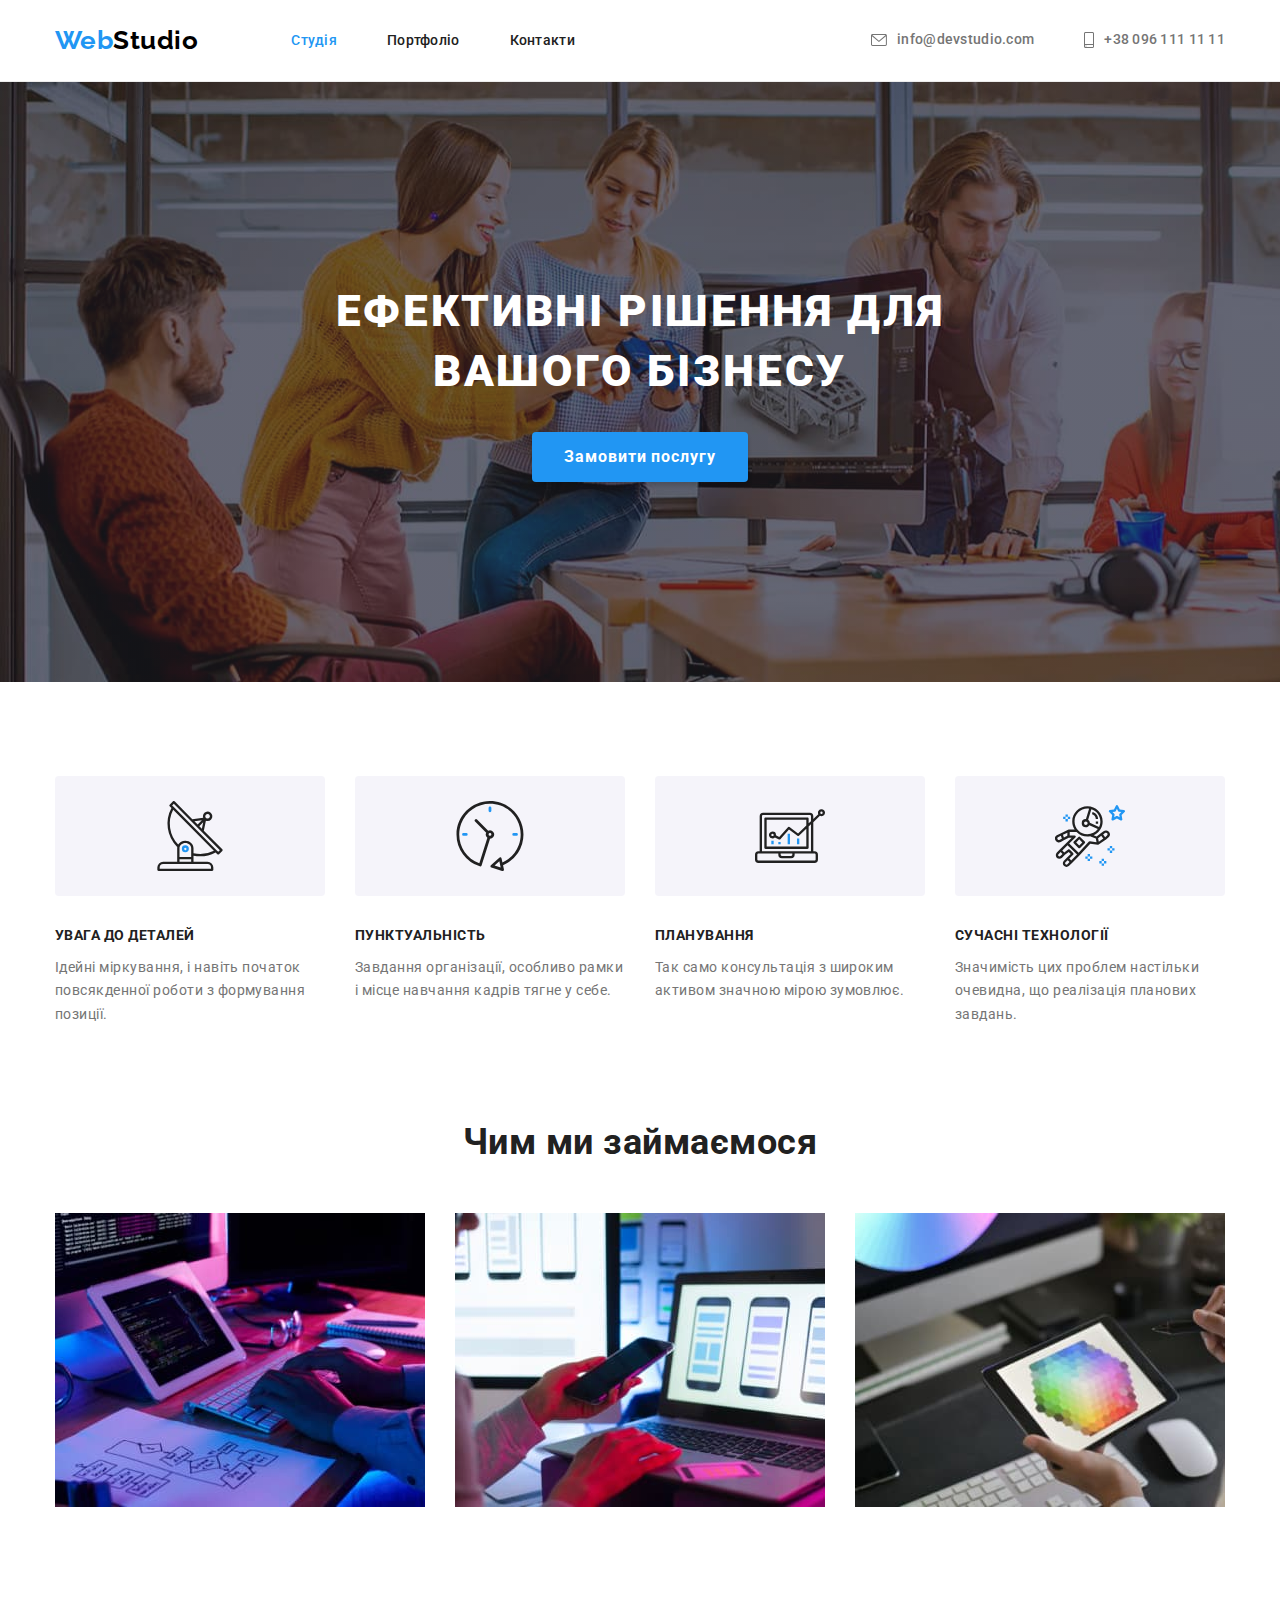
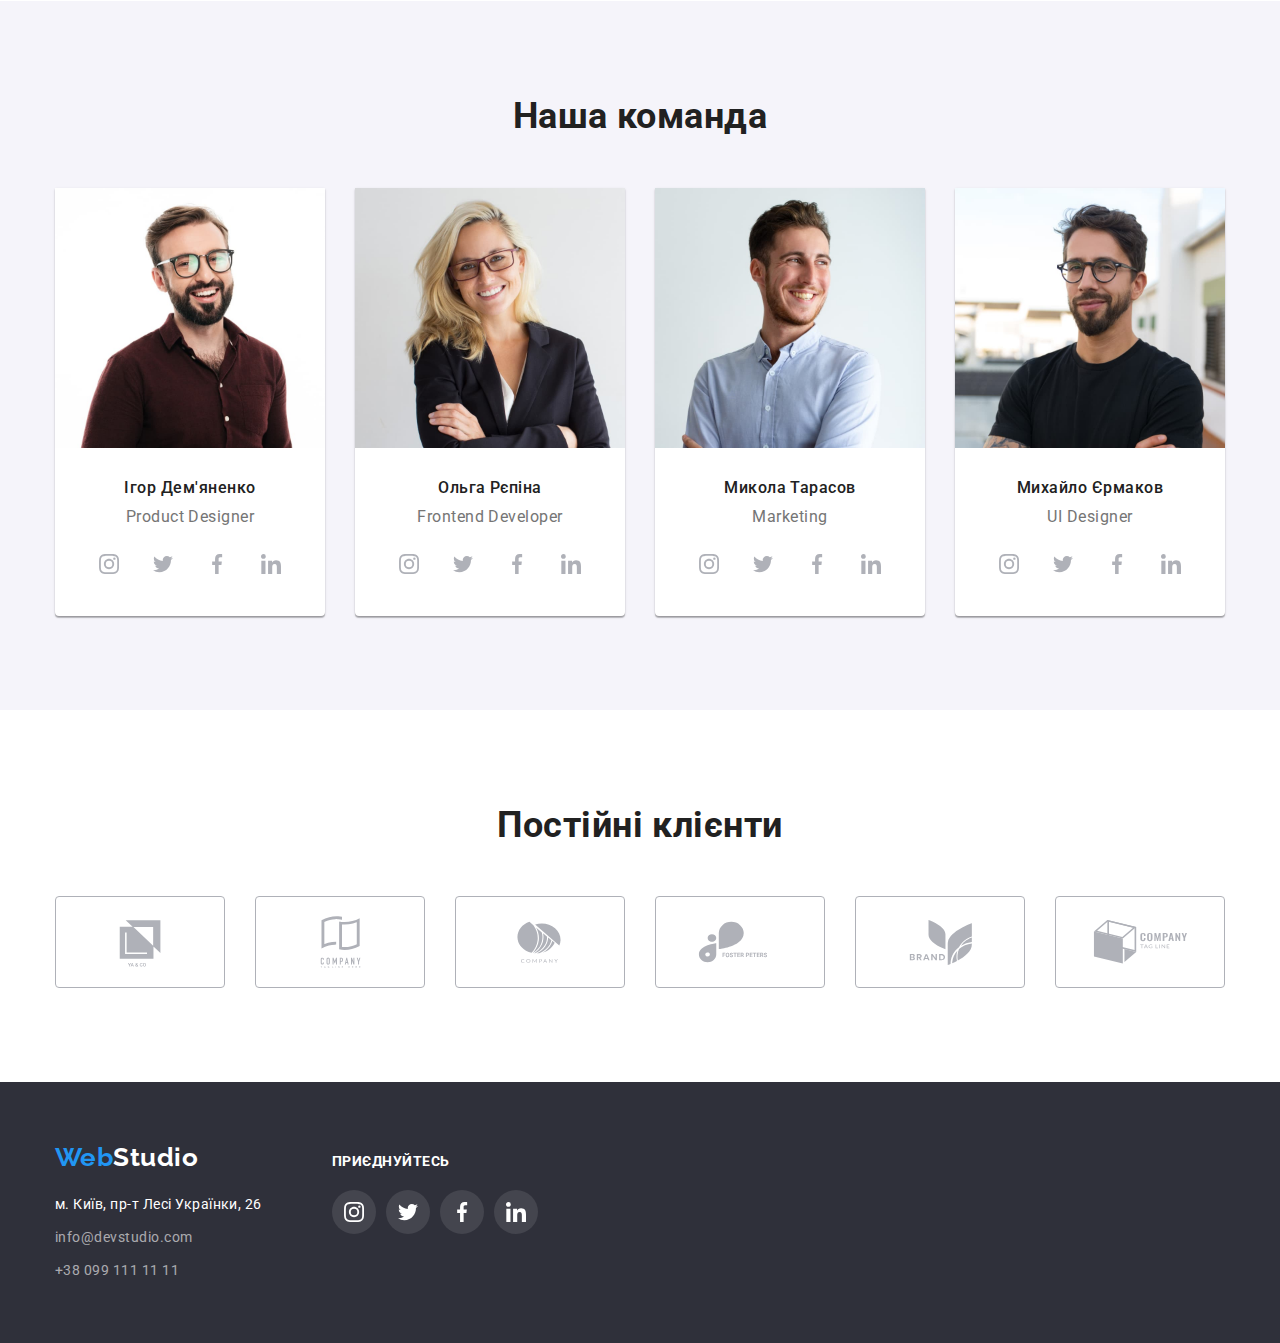
<file: index.html>
<!DOCTYPE html>
<html lang="uk">
  <head>
    <meta charset="UTF-8" />
    <meta http-equiv="X-UA-Compatible" content="IE=edge" />
    <meta name="viewport" content="width=device-width, initial-scale=1.0" />
    <title>WebStudio</title>
    <link rel="preconnect" href="https://fonts.googleapis.com" />
    <link rel="preconnect" href="https://fonts.gstatic.com" crossorigin />
    <link
      href="https://fonts.googleapis.com/css2?family=Raleway:wght@700&family=Roboto:wght@400;500;700;900&display=swap"
      rel="stylesheet"
    />
    <link
      rel="stylesheet"
      href="https://cdnjs.cloudflare.com/ajax/libs/modern-normalize/1.1.0/modern-normalize.min.css"
    />
    <link rel="stylesheet" href="./css/styles.css" />
  </head>
  <body>
    <!-- шапка -->
    <header class="page-header">
      <div class="container">
        <nav class="header-nav">
          <a class="link logo" href="./index.html "> <span class="logo-start">Web</span>Studio</a>
          <ul class="list site-nav">
            <li class="item">
              <a class="link current" href="./index.html">Студія</a>
            </li>
            <li class="item">
              <a class="link" href="./portfolio.html">Портфоліо</a>
            </li>
            <li class="item"><a class="link" href="">Контакти</a></li>
          </ul>
        </nav>
        <ul class="list contacts-nav">
          <li class="item">
            <a class="link" href="mailto:info@devstudio.com">
              <svg width="16" height="12" class="envelope">
                <use href="./images/icons.svg/symbol-defs.svg#icon-envelope"></use> 
              </svg>
              info@devstudio.com</a>
          </li>
          <li class="item">
            <a class="link" href="tel:+380961111111">
              <svg width="10" height="16" class="phone">
                <use href="./images/icons.svg/symbol-defs.svg#icon-phone"></use>
              </svg> +38 096 111 11 11</a>
          </li>
        </ul>
      </div>
    </header>
    <!-- main block -->
    <main>
      <!-- Hero -->
      <section class="hero section overlay">
        <div class="container">
          <h1 class="hero-title">
            Ефективні рішення для <br />
            вашого бізнесу
          </h1>
          <button type="button" class="hero-button">Замовити послугу</button>
        </div>
      </section>
      <!-- Advantages -->
      <section class="advantages section">
        <div class="container">
          <h2 class="title visually-hidden">Нашi переваги</h2>
          <ul class="list">
            <li class="box icon-antenna">
              <h3 class="subtitle">Увага до деталей</h3>
              <p class="text">
                Ідейні міркування, і навіть початок повсякденної роботи з формування позиції.
              </p>
            </li>
            <li class="box icon-clock">
              <h3 class="subtitle">Пунктуальнiсть</h3>
              <p class="text">
                Завдання організації, особливо рамки і місце навчання кадрів тягне у себе.
              </p>
            </li>
            <li class="box icon-diagram">
              <h3 class="subtitle">Планування</h3>
              <p class="text">Так само консультація з широким активом значною мірою зумовлює.</p>
            </li>
            <li class="box icon-astronaut">
              <h3 class="subtitle">Сучаснi технологiї</h3>
              <p class="text">
                Значимість цих проблем настільки очевидна, що реалізація планових завдань.
              </p>
            </li>
          </ul>
        </div>
      </section>
      <!-- Specialization -->
      <section class="specialization section">
        <div class="container">
          <h2 class="title">Чим ми займаємося</h2>
          <ul class="list">
            <li class="item">
              <img
                class="image"
                src="./images/writing_code.jpg"
                alt="Створюється розмітка макета"
                width="370"
                height="294"
              />
            </li>
            <li class="item">
              <img
                class="image"
                src="./images/choosing_interface.jpg"
                alt="Вибирається інтерфейс"
                width="370"
                height="294"
              />
            </li>
            <li class="item">
              <img
                class="image"
                src="./images/choosing_color.jpg"
                alt="Вибирається колір"
                width="370"
                height="294"
              />
            </li>
          </ul>
        </div>
      </section>
      <!-- Team -->
      <section class="team section">
        <div class="container">
          <h2 class="title">Наша команда</h2>
          <ul class="list">
            <li class="card">
              <img
                class="image"
                src="./images/img-1.jpg"
                alt="Фото Ігоря Дем'яненко"
                width="270"
                height="260"
              />
              <div class="about">
                <h3 class="subtitle">Ігор Дем'яненко</h3>
                <p class="position" lang="en">Product Designer</p>
                <ul class="list social-links">
                <li class="item">
                  <a href="" class="link">
                    <svg class="social-links-logo">
                      <use href="./images/icons.svg/symbol-defs.svg#icon-instagram"></use>
                    </svg>
                  </a>
                </li>
                <li class="item">
                  <a href="" class="link">
                    <svg class="social-links-logo">
                      <use href="./images/icons.svg/symbol-defs.svg#icon-twitter"></use>
                    </svg>
                  </a>
                </li>
                <li class="item">
                  <a href="" class="link">
                     <svg class="social-links-logo">
                      <use href="./images/icons.svg/symbol-defs.svg#icon-facebook"></use>
                    </svg>
                  </a>
                </li>
                <li class="item">
                  <a href="" class="link">
                     <svg class="social-links-logo">
                      <use href="./images/icons.svg/symbol-defs.svg#icon-linkedin"></use>
                    </svg>
                  </a>
                </li>
                </ul>
              </div>
              
  
            </li>
            <li class="card">
              <img
                class="image"
                src="./images/img-2.jpg"
                alt="Фото Ольги Рєпіної"
                width="270"
                height="260"
              />
              <div class="about">
                <h3 class="subtitle">Ольга Рєпіна</h3>
                <p class="position" lang="en">Frontend Developer</p>
              <ul class="list social-links">
                <li class="item">
                  <a href="" class="link">
                    <svg class="social-links-logo">
                      <use href="./images/icons.svg/symbol-defs.svg#icon-instagram"></use>
                    </svg>
                  </a>
                </li>
                <li class="item">
                  <a href="" class="link">
                    <svg class="social-links-logo">
                      <use href="./images/icons.svg/symbol-defs.svg#icon-twitter"></use>
                    </svg>
                  </a>
                </li>
                <li class="item">
                  <a href="" class="link">
                     <svg class="social-links-logo">
                      <use href="./images/icons.svg/symbol-defs.svg#icon-facebook"></use>
                    </svg>
                  </a>
                </li>
                <li class="item">
                  <a href="" class="link">
                     <svg class="social-links-logo">
                      <use href="./images/icons.svg/symbol-defs.svg#icon-linkedin"></use>
                    </svg>
                  </a>
                </li>
                </ul></div>
            </li>
            <li class="card">
              <img
                class="image"
                src="./images/img-3.jpg"
                alt="Фото Миколи Тарасова"
                width="270"
                height="260"
              />
              <div class="about">
                <h3 class="subtitle">Микола Тарасов</h3>
                <p class="position" lang="en">Marketing</p>
              <ul class="list social-links">
                <li class="item">
                  <a href="" class="link">
                    <svg class="social-links-logo">
                      <use href="./images/icons.svg/symbol-defs.svg#icon-instagram"></use>
                    </svg>
                  </a>
                </li>
                <li class="item">
                  <a href="" class="link">
                    <svg class="social-links-logo">
                      <use href="./images/icons.svg/symbol-defs.svg#icon-twitter"></use>
                    </svg>
                  </a>
                </li>
                <li class="item">
                  <a href="" class="link">
                     <svg class="social-links-logo">
                      <use href="./images/icons.svg/symbol-defs.svg#icon-facebook"></use>
                    </svg>
                  </a>
                </li>
                <li class="item">
                  <a href="" class="link">
                     <svg class="social-links-logo">
                      <use href="./images/icons.svg/symbol-defs.svg#icon-linkedin"></use>
                    </svg>
                  </a>
                </li>
                </ul></div>
            </li>
            <li class="card">
              <img
                class="image"
                src="./images/img-4.jpg"
                alt="Фото Михайла Єрмакова"
                width="270"
                height="260"
              />
              <div class="about">
                <h3 class="subtitle">Михайло Єрмаков</h3>
                <p class="position" lang="en">UI Designer</p>
              <ul class="list social-links">
                <li class="item">
                  <a href="" class="link">
                    <svg class="social-links-logo">
                      <use href="./images/icons.svg/symbol-defs.svg#icon-instagram"></use>
                    </svg>
                  </a>
                </li>
                <li class="item">
                  <a href="" class="link">
                    <svg class="social-links-logo">
                      <use href="./images/icons.svg/symbol-defs.svg#icon-twitter"></use>
                    </svg>
                  </a>
                </li>
                <li class="item">
                  <a href="" class="link">
                     <svg class="social-links-logo">
                      <use href="./images/icons.svg/symbol-defs.svg#icon-facebook"></use>
                    </svg>
                  </a>
                </li>
                <li class="item">
                  <a href="" class="link">
                     <svg class="social-links-logo">
                      <use href="./images/icons.svg/symbol-defs.svg#icon-linkedin"></use>
                    </svg>
                  </a>
                </li>
                </ul></div>
            </li>
          </ul>
        </div>
      </section>
      <!-- Clients -->
      <section class="section clients">
        <div class="container">
          <h2 class="title">Постійні клієнти</h2>
          <ul class="list clients-list">
            <li class="item">
              <a href="" class="link">
                <svg class="clients-logo">
                  <use href="./images/icons.svg/symbol-defs.svg#icon-logo-1"></use>
                </>
              </a>
            </li>
            <li class="item">
              <a href="" class="link">
                <svg class="clients-logo">
                  <use href="./images/icons.svg/symbol-defs.svg#icon-logo-2"></use>
                </>
              </a>
            </li>
            <li class="item">
              <a href="" class="link">
                <svg class="clients-logo">
                  <use href="./images/icons.svg/symbol-defs.svg#icon-logo-3"></use>
                </>
              </a>
            </li>
            <li class="item">
              <a href="" class="link">
                <svg class="clients-logo">
                  <use href="./images/icons.svg/symbol-defs.svg#icon-logo-4"></use>
                </>
              </a>
            </li>
            <li class="item">
              <a href="" class="link">
                <svg class="clients-logo">
                  <use href="./images/icons.svg/symbol-defs.svg#icon-logo-5"></use>
                </svg>
              </a>
            </li>
            <li class="item">
              <a href="" class="link">
                <svg class="clients-logo">
                  <use href="./images/icons.svg/symbol-defs.svg#icon-logo-6"></use>
                </svg>
              </a>
            </li>
          </ul>
        </div>
      </section>
    </main>
    <!-- Footer -->
    <footer class="page-footer">
      <div class="container ">
        <div>
          <a class="link logo" href="./index.html"
          ><span class="logo-start">Web</span><span class="logo-end">Studio</span></a
        >
          <address class="address-nav">
          <ul class="list">
            <li class="item">
              <a
                class="link map"
                href="https://goo.gl/maps/hFDBtTGMjcZhoMpHA"
                target="_blank"
                rel="noopener noreferrer nofollow"
              >
                м. Київ, пр-т Лесі Українки, 26</a
              >
            </li>
            <li class="item">
              <a class="link contact" href="mailto:info@devstudio.com">info@devstudio.com</a>
            </li>
            <li class="item">
              <a class="link contact" href="tel:+380991111111">+38 099 111 11 11</a>
            </li>
          </ul>
        </address>
        </div>
        
        <div class="join-us">
          <p class="join-us-title">приєднуйтесь</p>
          <ul class="list social-links">
                <li class="item">
                  <a href="" class="link">
                    <svg class="social-links-logo">
                      <use href="./images/icons.svg/symbol-defs.svg#icon-instagram"></use>
                    </svg>
                  </a>
                </li>
                <li class="item">
                  <a href="" class="link">
                    <svg class="social-links-logo">
                      <use href="./images/icons.svg/symbol-defs.svg#icon-twitter"></use>
                    </svg>
                  </a>
                </li>
                <li class="item">
                  <a href="" class="link">
                     <svg class="social-links-logo">
                      <use href="./images/icons.svg/symbol-defs.svg#icon-facebook"></use>
                    </svg>
                  </a>
                </li>
                <li class="item">
                  <a href="" class="link">
                     <svg class="social-links-logo">
                      <use href="./images/icons.svg/symbol-defs.svg#icon-linkedin"></use>
                    </svg>
                  </a>
                </li>
                </ul>

        </div>
        
      
      </div>
    </footer>
  </body>
</html>
</file>
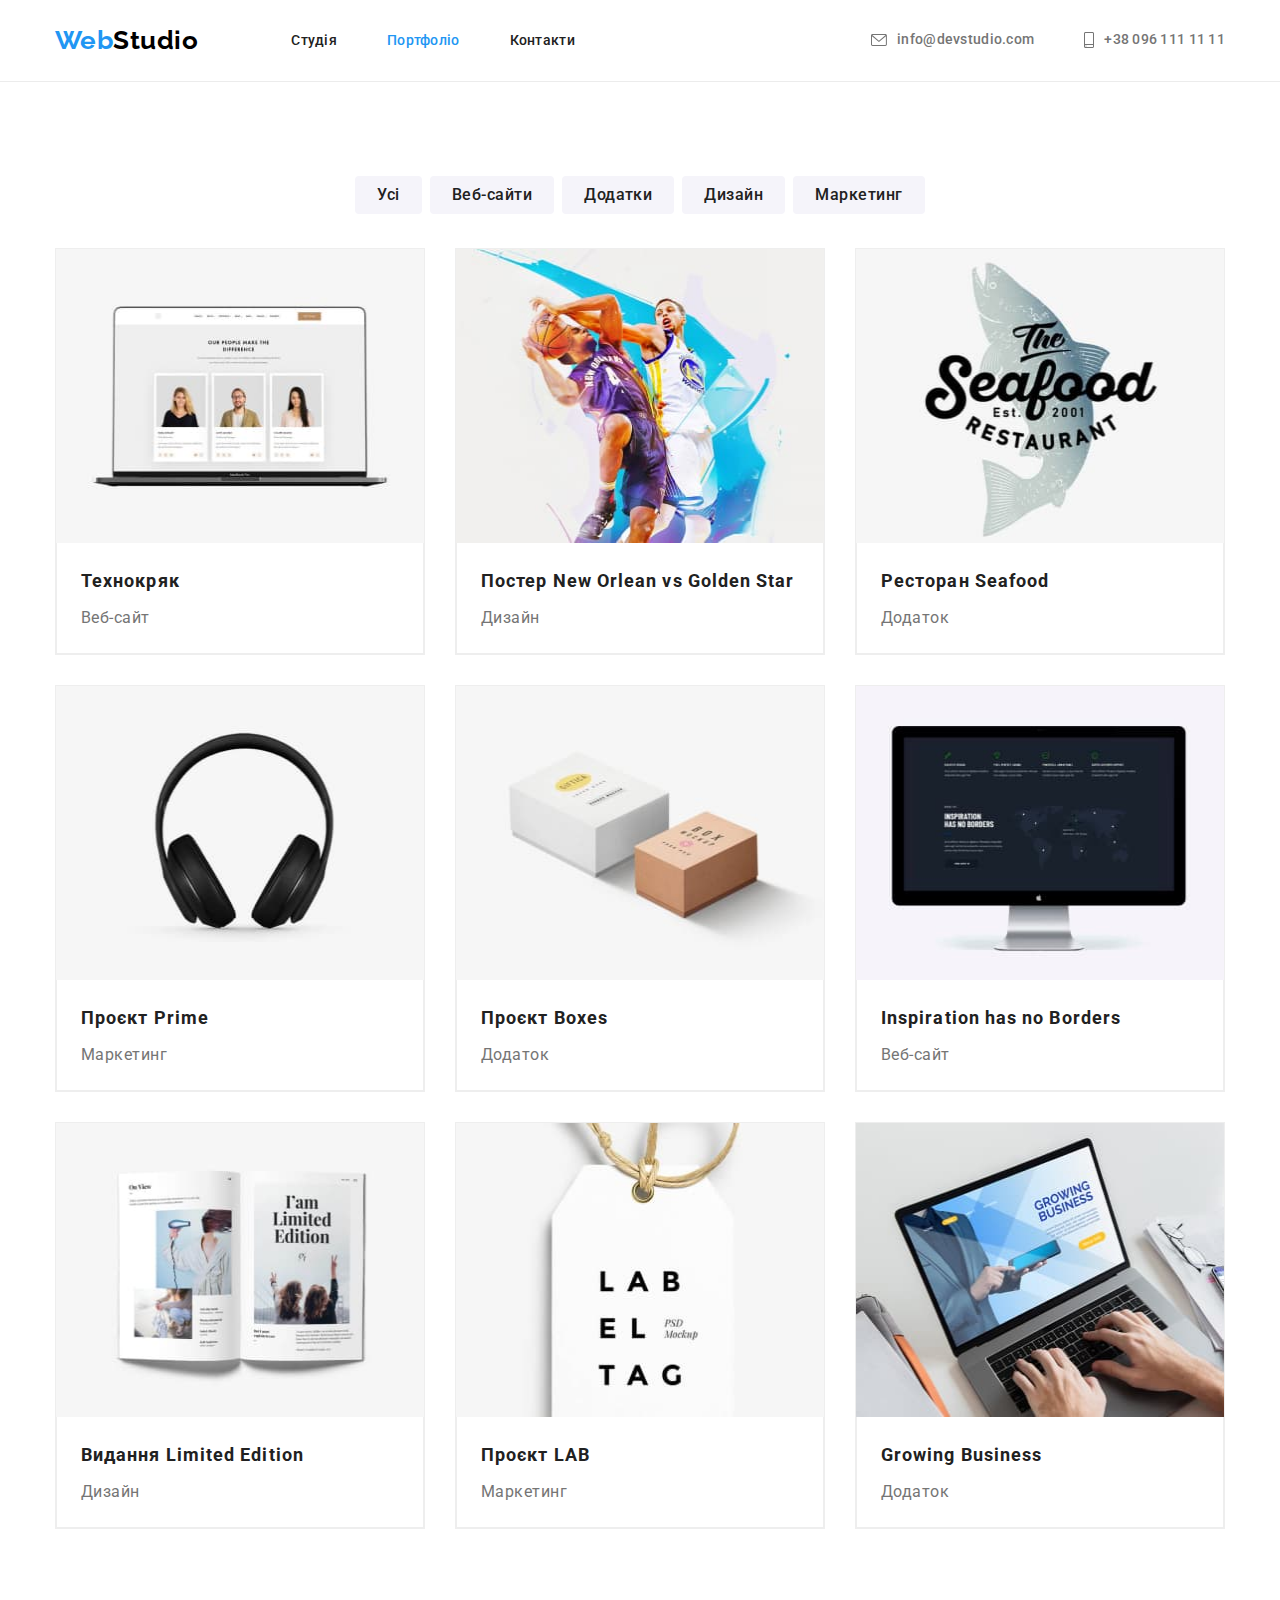
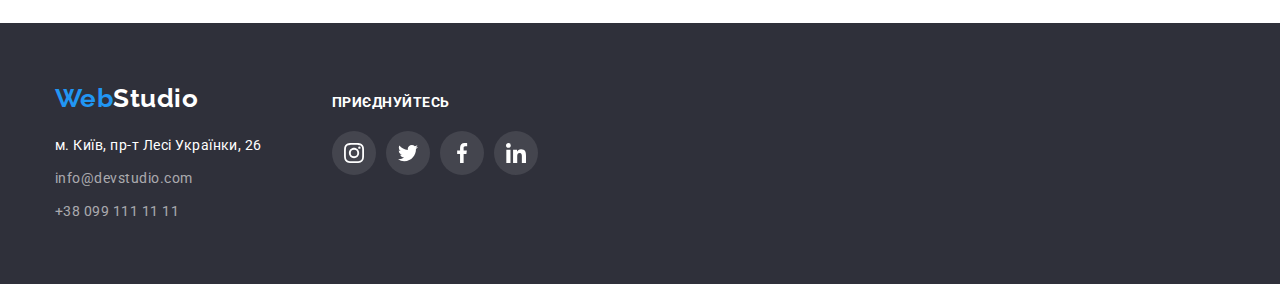
<file: portfolio.html>
<!DOCTYPE html>
<html lang="uk">
  <head>
    <meta charset="UTF-8" />
    <meta http-equiv="X-UA-Compatible" content="IE=edge" />
    <meta name="viewport" content="width=device-width, initial-scale=1.0" />
    <title>WebStudio Portfolio</title>
    <link rel="preconnect" href="https://fonts.googleapis.com" />
    <link rel="preconnect" href="https://fonts.gstatic.com" crossorigin />
    <link
      href="https://fonts.googleapis.com/css2?family=Raleway:wght@700&family=Roboto:wght@400;500;700;900&display=swap"
      rel="stylesheet"
    />
    <link
      rel="stylesheet"
      href="https://cdnjs.cloudflare.com/ajax/libs/modern-normalize/1.1.0/modern-normalize.min.css"
    />
    <link rel="stylesheet" href="./css/styles.css" />
  </head>
  <body>
    <header class="page-header">
      <div class="container">
        <nav class="header-nav">
          <a class="link logo" href="./index.html "> <span class="logo-start">Web</span>Studio</a>
          <ul class="list site-nav">
            <li class="item"><a class="link" href="./index.html">Студія</a></li>
            <li class="item">
              <a class="link current" href="./portfolio.html">Портфоліо</a>
            </li>
            <li class="item"><a class="link" href="">Контакти</a></li>
          </ul>
        </nav>
        <ul class="list contacts-nav">
          <li class="item">
            <a class="link" href="mailto:info@devstudio.com">
              <svg width="16" height="12" class="envelope">
                <use href="./images/icons.svg/symbol-defs.svg#icon-envelope"></use>
              </svg>
              info@devstudio.com</a
            >
          </li>
          <li class="item">
            <a class="link" href="tel:+380961111111">
              <svg width="10" height="16" class="phone">
                <use href="./images/icons.svg/symbol-defs.svg#icon-phone"></use>
              </svg>
              +38 096 111 11 11</a
            >
          </li>
        </ul>
      </div>
    </header>
    <main>
      <section class="section">
        <div class="container">
          <h1 class="title visually-hidden">Приклади робiт</h1>
          <!-- h1 will be hidden with the help of css -->
          <ul class="list sorter">
            <li class="item">
              <button type="button" class="button">Усі</button>
            </li>
            <li class="item">
              <button type="button" class="button">Веб-сайти</button>
            </li>
            <li class="item">
              <button type="button" class="button">Додатки</button>
            </li>
            <li class="item">
              <button type="button" class="button">Дизайн</button>
            </li>
            <li class="item">
              <button type="button" class="button">Маркетинг</button>
            </li>
          </ul>
          <ul class="list work-example">
            <li class="example-item">
              <a href="" class="example">
                <img
                  class="image"
                  src="./images/portfolio-pics/img-1.jpg"
                  alt="Ноутбук"
                  width="370"
                  height="294"
                />
                <div class="example-description">
                  <h2 class="subtitle">Технокряк</h2>
                  <p class="text">Веб-сайт</p>
                </div>
              </a>
            </li>
            <li class="example-item">
              <a href="" class="example">
                <img
                  class="image"
                  src="./images/portfolio-pics/img-2.jpg"
                  alt="Баскетбол"
                  width="370"
                  height="294"
                />
                <div class="example-description">
                  <h2 class="subtitle">Постер <span lang="en">New Orlean vs Golden Star</span></h2>
                  <p class="text">Дизайн</p>
                </div>
              </a>
            </li>
            <li class="example-item">
              <a href="" class="example">
                <img
                  class="image"
                  src="./images/portfolio-pics/img-3.jpg"
                  alt="Риба"
                  width="370"
                  height="294"
                />
                <div class="example-description">
                  <h2 class="subtitle">Ресторан <span lang="en">Seafood</span></h2>
                  <p class="text">Додаток</p>
                </div>
              </a>
            </li>
            <li class="example-item">
              <a href="" class="example">
                <img
                  class="image"
                  src="./images/portfolio-pics/img-4.jpg"
                  alt="Навушники"
                  width="370"
                  height="294"
                />
                <div class="example-description">
                  <h2 class="subtitle">Проєкт <span lang="en">Prime</span></h2>
                  <p class="text">Маркетинг</p>
                </div>
              </a>
            </li>
            <li class="example-item">
              <a href="" class="example">
                <img
                  class="image"
                  src="./images/portfolio-pics/img-5.jpg"
                  alt="Дві коробки"
                  width="370"
                  height="294"
                />
                <div class="example-description">
                  <h2 class="subtitle">Проєкт <span lang="en">Boxes </span></h2>
                  <p class="text">Додаток</p>
                </div>
              </a>
            </li>
            <li class="example-item">
              <a href="" class="example">
                <img
                  class="image"
                  src="./images/portfolio-pics/img-6.jpg"
                  alt="Монітор iMac"
                  width="370"
                  height="294"
                />
                <div class="example-description">
                  <h2 class="subtitle" lang="en">Inspiration has no Borders</h2>
                  <p class="text">Веб-сайт</p>
                </div>
              </a>
            </li>
            <li class="example-item">
              <a href="" class="example">
                <img
                  class="image"
                  src="./images/portfolio-pics/img-7.jpg"
                  alt="Журнал"
                  width="370"
                  height="294"
                />
                <div class="example-description">
                  <h2 class="subtitle">Видання <span>Limited Edition</span></h2>
                  <p class="text">Дизайн</p>
                </div>
              </a>
            </li>
            <li class="example-item">
              <a href="" class="example">
                <img
                  class="image"
                  src="./images/portfolio-pics/img-8.jpg"
                  alt="Бірка"
                  width="370"
                  height="294"
                />
                <div class="example-description">
                  <h2 class="subtitle">Проєкт <span lang="en">LAB</span></h2>
                  <p class="text">Маркетинг</p>
                </div>
              </a>
            </li>
            <li class="example-item">
              <a href="" class="example">
                <img
                  class="image"
                  src="./images/portfolio-pics/img-9.jpg"
                  alt="Руки на ноутбуці"
                  width="370"
                  height="294"
                />
                <div class="example-description">
                  <h2 class="subtitle" lang="en">Growing Business</h2>
                  <p class="text">Додаток</p>
                </div>
              </a>
            </li>
          </ul>
        </div>
      </section>
    </main>
    <footer class="page-footer">
      <div class="container">
        <div>
          <a class="link logo" href="./index.html"
            ><span class="logo-start">Web</span><span class="logo-end">Studio</span></a
          >
          <address class="address-nav">
            <ul class="list">
              <li class="item">
                <a
                  class="link map"
                  href="https://goo.gl/maps/hFDBtTGMjcZhoMpHA"
                  target="_blank"
                  rel="noopener noreferrer nofollow"
                >
                  м. Київ, пр-т Лесі Українки, 26</a
                >
              </li>
              <li class="item">
                <a class="link contact" href="mailto:info@devstudio.com">info@devstudio.com</a>
              </li>
              <li class="item">
                <a class="link contact" href="tel:+380991111111">+38 099 111 11 11</a>
              </li>
            </ul>
          </address>
        </div>

        <div class="join-us">
          <p class="join-us-title">приєднуйтесь</p>
          <ul class="list social-links">
            <li class="item">
              <a href="" class="link">
                <svg class="social-links-logo">
                  <use href="./images/icons.svg/symbol-defs.svg#icon-instagram"></use>
                </svg>
              </a>
            </li>
            <li class="item">
              <a href="" class="link">
                <svg class="social-links-logo">
                  <use href="./images/icons.svg/symbol-defs.svg#icon-twitter"></use>
                </svg>
              </a>
            </li>
            <li class="item">
              <a href="" class="link">
                <svg class="social-links-logo">
                  <use href="./images/icons.svg/symbol-defs.svg#icon-facebook"></use>
                </svg>
              </a>
            </li>
            <li class="item">
              <a href="" class="link">
                <svg class="social-links-logo">
                  <use href="./images/icons.svg/symbol-defs.svg#icon-linkedin"></use>
                </svg>
              </a>
            </li>
          </ul>
        </div>
      </div>
    </footer>
  </body>
</html>
</file>
<file: css/styles.css>
/* основной цвет бэка #F5F5F5 */
/* #FFFFFF цвет бэка хедера  */
/* цвет бэка футера #2F303A */
/* наша команда #F5F4FA */
/* цвет заголовков #212121 */
/* увет текста #757575 */
/*  акцент #2196F3 */
/* roboto 400 700 */

:root {
  --main-background-color: #ffffff;
  --footer-backgroung-color: #2f303a;
  --main-color: #757575;
  --title-color: #212121;
  --accent-color: #2196f3;
  --list-gap: 30px;
}
/* basic styles */
html {
  box-sizing: border-box;
}

body {
  background-color: var(--main-background-color);
  color: var(--main-color);
  font-family: Roboto, sans-serif;
  letter-spacing: 0.03em;
}
h1,
h2,
h3,
p,
ul {
  margin: 0;
  padding-left: 0;
}
.container {
  width: 1200px;
  padding: 0 15px;
  margin: 0 auto;
}

.section {
  padding-top: 94px;
  padding-bottom: 94px;
}

.list {
  list-style: none;
}
.link {
  text-decoration: inherit;
}

/* header styles */

.page-header {
  background-color: #ffffff;
  border-bottom: 1px solid #ececec;
}
.page-header .container {
  display: flex;
  padding-top: 25px;
  padding-bottom: 25px;
}
.header-nav {
  display: flex;
  align-items: center;
}
.header-nav .logo {
  margin-right: 93px;
}
.site-nav {
  display: flex;
}
.site-nav .item:not(:last-child),
.contacts-nav .item:not(:last-child) {
  margin-right: 50px;
}
.contacts-nav {
  display: flex;
  align-items: center;
  margin-left: auto;
}

.logo {
  color: #000;
}
.logo-start {
  color: var(--accent-color);
}
.site-nav .link {
  color: var(--title-color);
}
.site-nav .link:hover,
.site-nav .link:focus {
  color: var(--accent-color);
}
.contacts-nav .link {
  color: inherit;
  display: flex;
  align-items: center;
}
.contacts-nav .link:hover,
.contacts-nav .link:focus {
  color: var(--accent-color);
}
.site-nav .current {
  color: var(--accent-color);
}
.logo {
  font-family: Raleway, sans-serif;
  font-weight: 700;
  font-size: 26px;
  line-height: 1.19;
}
.site-nav .link,
.contacts-nav .link {
  font-weight: 500;
  font-size: 14px;
  line-height: 1.14;
  letter-spacing: 0.02em;
}

.envelope,
.phone {
  fill: var(--main-color);
  margin-right: 10px;
}

.contacts-nav .link:hover .envelope,
.contacts-nav .link:hover .phone {
  fill: currentColor;
}
.contacts-nav .link:focus .envelope,
.contacts-nav .link:focus .phone {
  fill: currentColor;
}
/* main styles */
.visually-hidden {
  position: absolute;
  white-space: nowrap;
  width: 1px;
  height: 1px;
  overflow: hidden;
  border: 0;
  padding: 0;
  clip: rect(0 0 0 0);
  clip-path: inset(50%);
  margin: -1px;
}

.title {
  text-align: center;
}

.overlay {
  max-width: 1600px;
  margin-left: auto;
  margin-right: auto;
  background-image: linear-gradient(to right, rgba(47, 48, 58, 0.4), rgba(47, 48, 58, 0.4)),
    url(../images/hero.jpg);
  background-color: #c4c4c4;
  background-size: cover;
  background-repeat: no-repeat;
}
.hero.section {
  display: flex;
  flex-direction: column;
  align-items: center;
  padding-top: 200px;
  padding-bottom: 200px;
  text-align: center;
}
.hero-title {
  color: var(--main-background-color);
  font-weight: 900;
  font-size: 44px;
  line-height: 1.36;
  text-align: center;
  text-transform: uppercase;
  min-width: 696px;
}

.title,
.subtitle {
  color: var(--title-color);
}
.hero-button {
  color: var(--main-background-color);
  background-color: var(--accent-color);
  font-family: inherit;
  font-weight: 700;
  font-size: 16px;
  line-height: 1.88;
  box-shadow: 0px 4px 4px rgba(0, 0, 0, 0.15);

  min-width: 216px;
  box-shadow: 0px 4px 4px rgba(0, 0, 0, 0.15);
  border: 0;
  border-radius: 4px;
  padding: 10px 32px;
  text-align: center;
  margin-top: 30px;
}
.hero-button:hover,
.hero-button:focus {
  background-color: #188ce8;
}
.button {
  color: var(--title-color);
  background-color: #f5f4fa;
}

.button,
.hero-button {
  cursor: pointer;
}
.list .example {
  text-decoration: inherit;
  color: inherit;
}
.work-example .subtitle,
.hero-title,
.hero-button {
  letter-spacing: 0.06em;
}
.title {
  font-size: 36px;
  line-height: 1.17;
  text-align: center;
}
.specialization.section {
  padding-top: 0;
}
.advantages .subtitle {
  font-size: 14px;
  line-height: 1.42;
  text-transform: uppercase;
}
.advantages .text {
  font-style: normal;
  font-size: 14px;
  line-height: 1.71;
}

.advantages .list {
  display: flex;
  margin-left: calc(-1 * var(--list-gap));
}

.box .subtitle {
  margin-top: 30px;
  margin-bottom: 10px;
}
.box {
  margin-left: var(--list-gap);
  flex-basis: calc(100% / 4 - var(--list-gap));
}
.specialization .list {
  display: flex;
  margin-left: calc(-1 * var(--list-gap));
}
.specialization .item {
  margin-left: var(--list-gap);
  flex-basis: calc(100% / 3 - var(--list-gap));
}

.specialization .title,
.team .title,
.clients .title {
  margin-bottom: 50px;
}
.advantages .box:before {
  content: '';
  display: block;
  height: 120px;
  border-radius: 4px;
  background-color: #f5f4fa;
  background-repeat: no-repeat;
  background-position: center;
}

.icon-antenna:before {
  background-image: url(../images/icons/antenna\ 1.svg);
}
.icon-clock:before {
  background-image: url(../images/icons/clock\ 1.svg);
}
.icon-diagram:before {
  background-image: url(../images/icons/diagram\ 1.svg);
}
.icon-astronaut:before {
  background-image: url(../images/icons/astronaut\ 1.svg);
}
.team .list {
  display: flex;
  margin-left: calc(-1 * var(--list-gap));
}

.team {
  background-color: #f5f4fa;
}
.team .card {
  margin-left: var(--list-gap);
  flex-basis: calc(100% / 4 - var(--list-gap));

  background-color: var(--main-background-color);
  box-shadow: 0px 1px 3px rgba(0, 0, 0, 0.12), 0px 1px 1px rgba(0, 0, 0, 0.14),
    0px 2px 1px rgba(0, 0, 0, 0.2);
  border-radius: 0px 0px 4px 4px;
}
.about {
  padding-top: var(--list-gap);
  padding-bottom: var(--list-gap);
  padding-left: 32px;
  padding-right: 32px;
}
.team .subtitle {
  font-weight: 500;
  font-size: 16px;
  line-height: 1.19;
  text-align: center;
  margin-bottom: 10px;
}
.team .position {
  font-size: 16px;
  line-height: 1.19;
  text-align: center;
  margin-bottom: 16px;
}
.about .list.social-links {
  margin: 0;
  padding: 0;
  display: flex;
}

.social-links .link {
  width: 44px;
  height: 44px;
  border-radius: 50%;
  display: flex;
  justify-content: center;
  align-items: center;
}

.social-links > .item:not(:last-child) {
  margin-right: 10px;
}

.social-links-logo {
  width: 20px;
  height: 20px;
  fill: #afb1b8;
}

.social-links .link:hover,
.social-links .link:focus {
  background-color: var(--accent-color);
}
.social-links .link:hover .social-links-logo,
.social-links .link:focus .social-links-logo {
  fill: var(--main-background-color);
}

.clients-list {
  display: flex;
  gap: var(--list-gap);
}
.clients-list .item {
  flex-basis: calc((100%-150px) / 6);
}
.clients-logo {
  width: 106px;
  height: 60px;
  fill: #afb1b8;
}

.clients .link {
  display: block;
  width: 170px;
  height: 92px;
  border: 1px solid #afb1b8;
  border-radius: 4px;
  padding: 16px 32px;
  cursor: pointer;
}

.clients-list .link:hover,
.clients-list .link:focus {
  border: 1px solid var(--accent-color);
}

.clients-list .link:hover .clients-logo {
  fill: var(--accent-color);
}
.clients-list .link:focus .clients-logo {
  fill: var(--accent-color);
}

.sorter {
  margin-left: auto;
  margin-right: auto;
  margin-bottom: 34px;
  padding-left: 0;
  display: flex;
  justify-content: center;
}
.sorter .button {
  font-family: inherit;
  font-weight: 500;
  font-size: 16px;
  line-height: 1.63;
  letter-spacing: inherit;
  background: #f5f4fa;
  padding: 6px 22px;
  border-radius: 4px;
  text-align: center;
  border: none;
}
.sorter .button:hover,
.sorter .button:focus {
  color: var(--main-background-color);
  background-color: var(--accent-color);
  box-shadow: 0px 3px 1px rgba(0, 0, 0, 0.1), 0px 1px 2px rgba(0, 0, 0, 0.08),
    0px 2px 2px rgba(0, 0, 0, 0.12);
}

.sorter .item:not(:last-child) {
  margin-right: 8px;
}

.work-example .subtitle {
  font-size: 18px;
  line-height: 2;
}

.work-example > .example-item {
  margin-top: var(--list-gap);
  margin-left: var(--list-gap);
  flex-basis: calc(100% / 3 - var(--list-gap));
  border: 1px solid #eeeeee;
}
.example {
  display: block;
}
.example:hover,
.example:focus {
  box-shadow: 0px 1px 1px rgba(0, 0, 0, 0.12), 0px 4px 4px rgba(0, 0, 0, 0.06),
    1px 4px 6px rgba(0, 0, 0, 0.16);
}

.work-example .text {
  font-size: 16px;
  line-height: 1.88;
}

.list.work-example {
  padding-left: 0;
  display: flex;
  flex-wrap: wrap;
  margin-top: calc(-1 * var(--list-gap));
  margin-left: calc(-1 * var(--list-gap));
}

.image {
  display: block;
  max-width: 100%;
}
.work-example .subtitle {
  margin-bottom: 4px;
}

.example-description {
  padding: 20px 24px;
  border-bottom: 1px solid #eeeeee;
  border-left: 1px solid #eeeeee;
  border-right: 1px solid #eeeeee;
}
/* footer styles */
.page-footer {
  padding-top: 60px;
  padding-bottom: 60px;
  background-color: var(--footer-backgroung-color);
}

.page-footer .logo {
  display: inline-block;
  margin-bottom: 20px;
}
.logo-end {
  color: var(--main-background-color);
}
.link.map {
  display: inline-block;
}
.address-nav .item:not(:last-child) {
  margin-bottom: 9px;
}
.link .map {
  color: var(--main-background-color);
}
.address-nav > .list {
  font-style: normal;
}

.map {
  color: var(--main-background-color);
}
.contact {
  color: rgba(255, 255, 255, 0.6);
}
.map:hover,
.contact:hover,
.map:focus,
.contact:focus {
  color: var(--accent-color);
}
.map,
.contact {
  font-size: 14px;
  line-height: 1.71;
}

.page-footer .container {
  display: flex;
  align-items: baseline;
}
.join-us {
  margin-left: 70px;
}
.join-us-title {
  font-weight: 700;
  font-size: 14px;
  line-height: 1.14;
  text-transform: uppercase;
  color: #ffffff;
  margin-bottom: 20px;
}

.join-us .social-links {
  display: flex;
}
.join-us .link {
  background: rgba(255, 255, 255, 0.1);
}
.join-us .social-links-logo {
  fill: var(--main-background-color);
}
</file>
